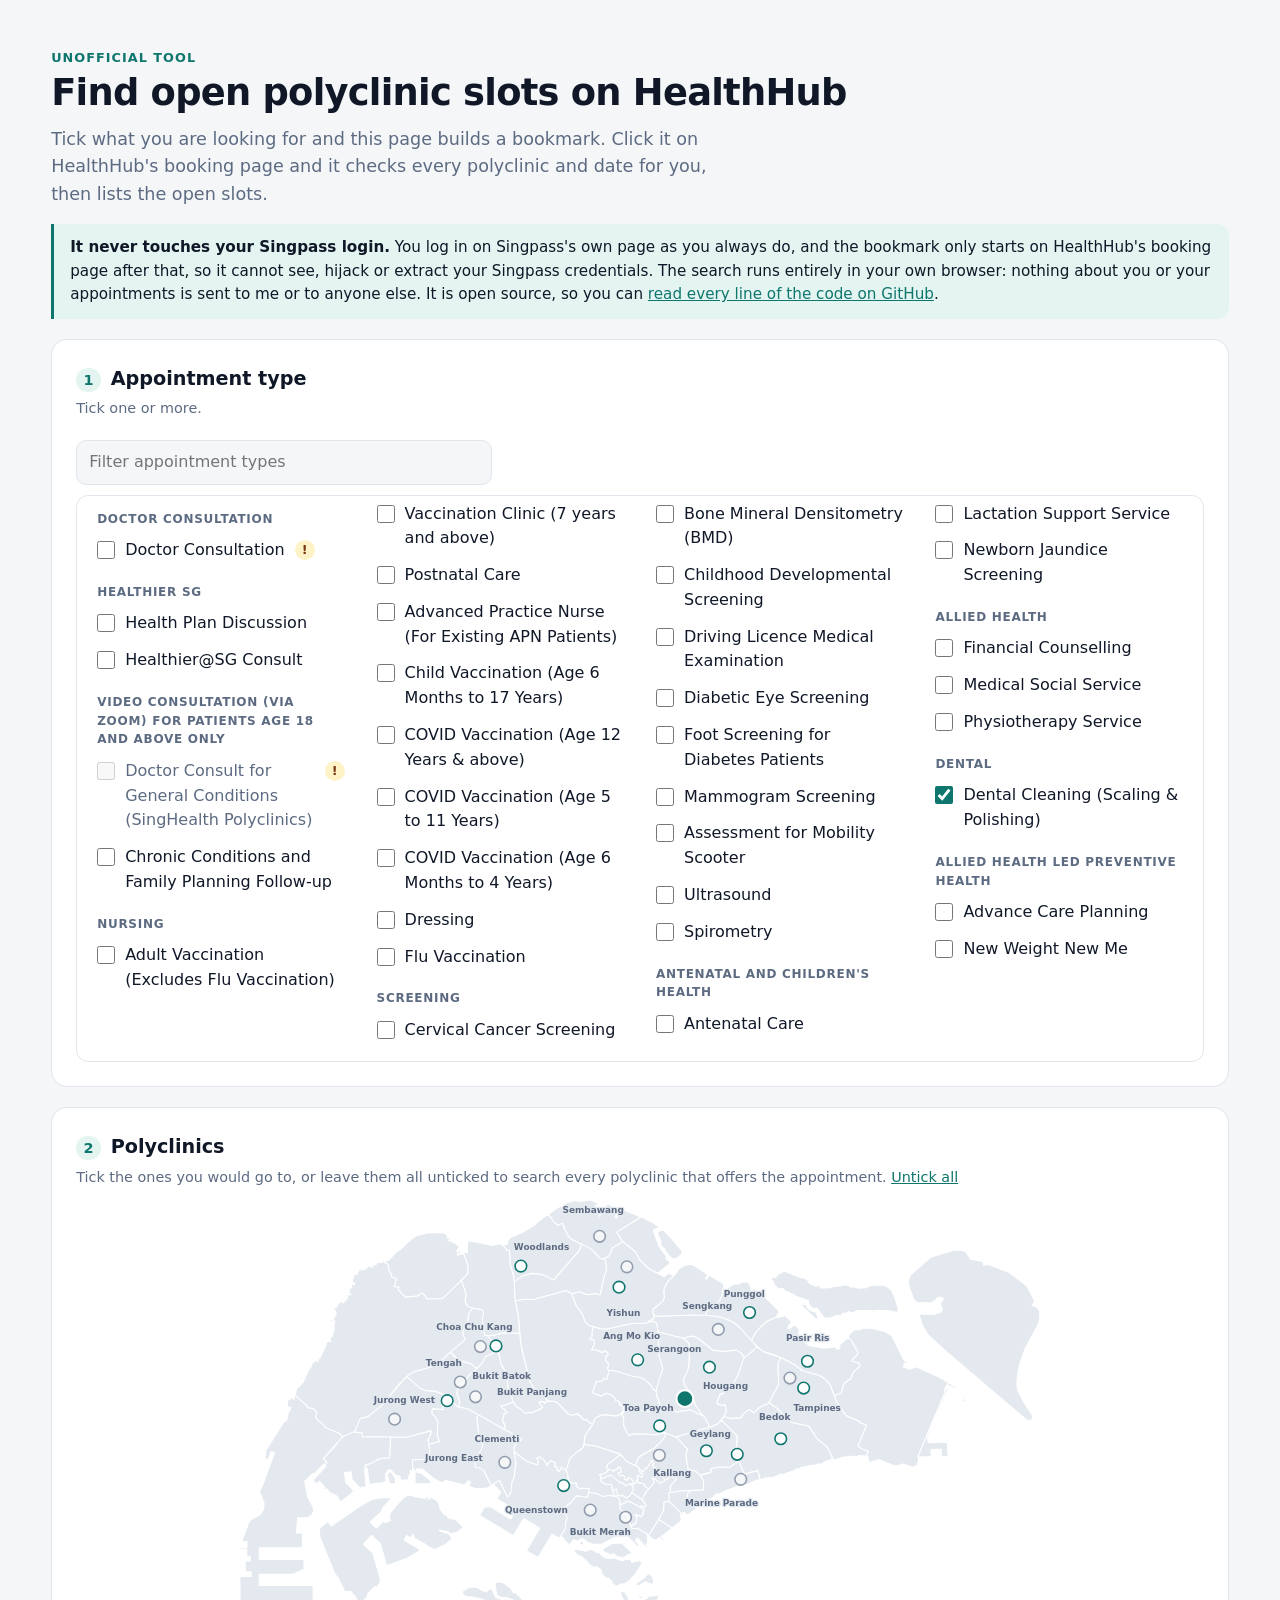
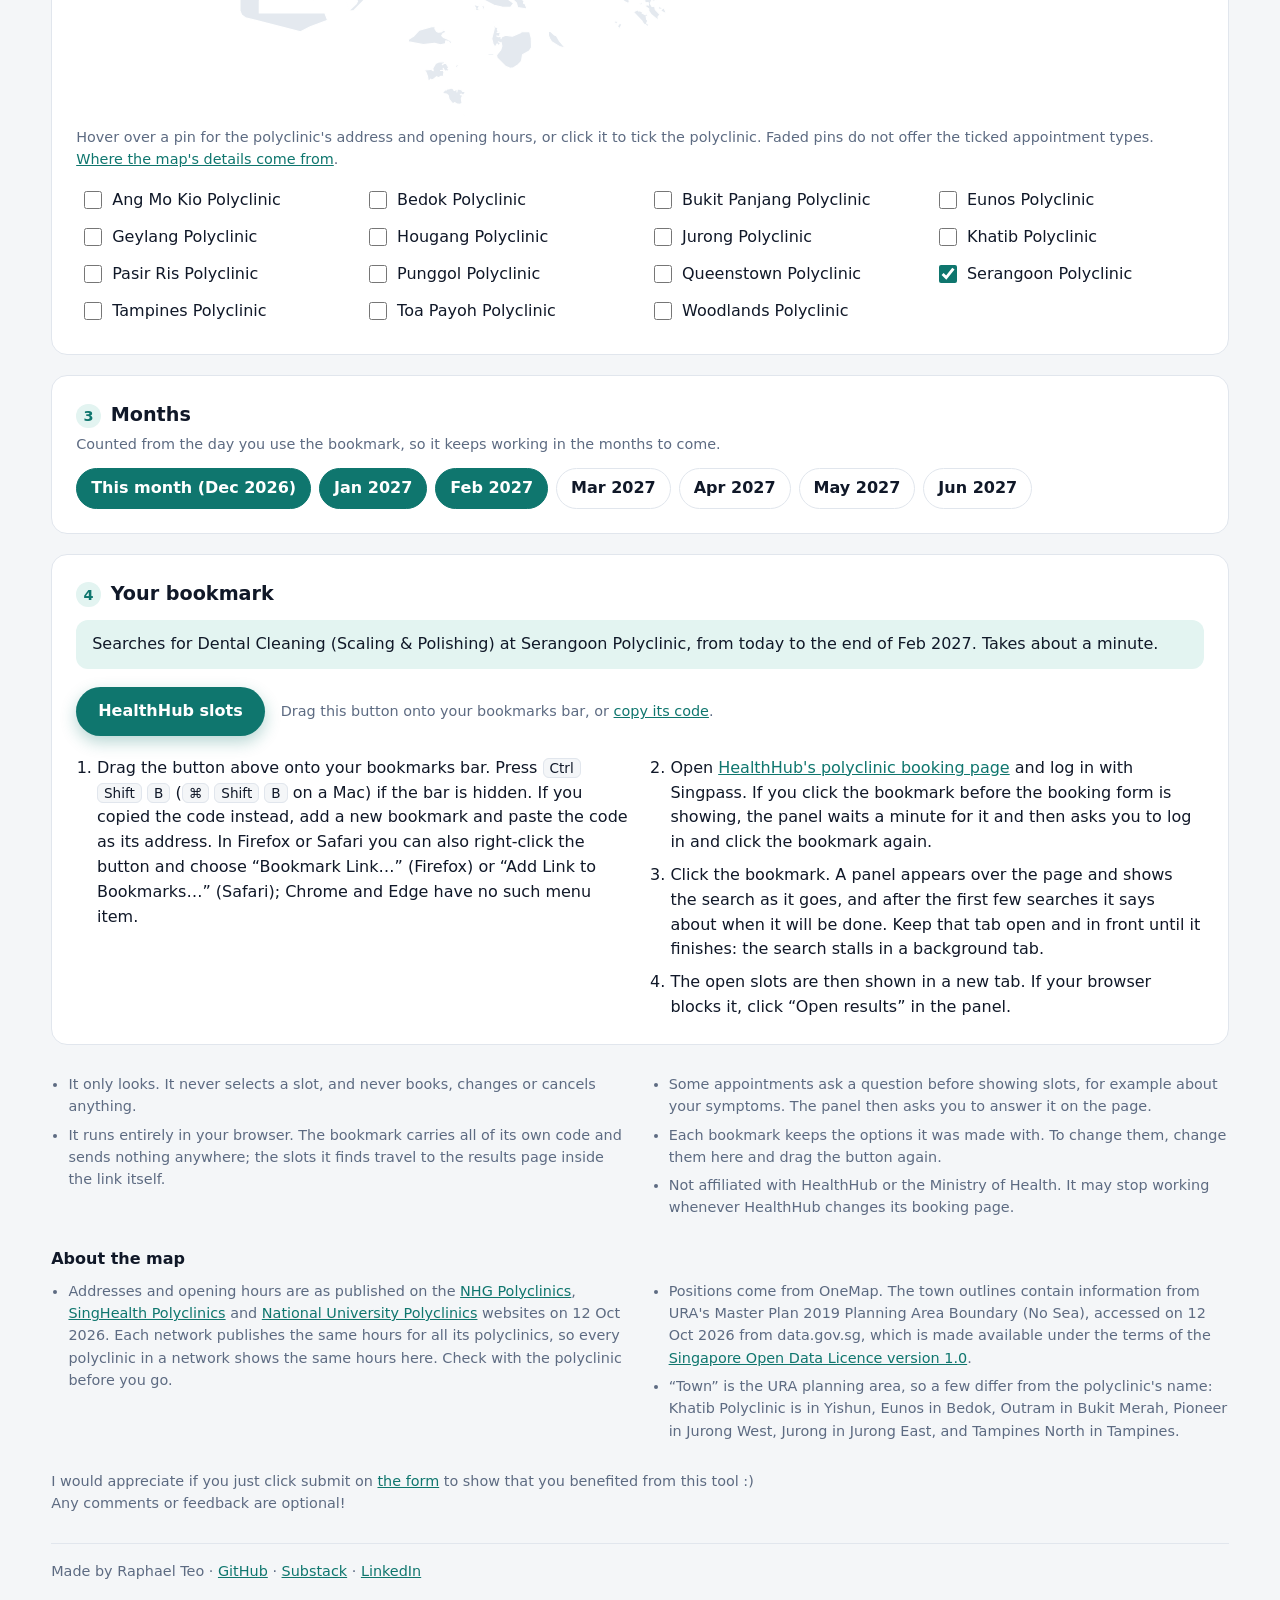
<file: docs/index.html>
<!doctype html>
<html lang="en">
<head>
  <meta charset="utf-8">
  <meta name="viewport" content="width=device-width, initial-scale=1">
  <title>HealthHub slot finder</title>
  <meta name="description" content="Builds a bookmark that lists every open polyclinic appointment slot on HealthHub for the appointment types, polyclinics and months you pick.">
  <link rel="icon" href="data:image/svg+xml,<svg xmlns='http://www.w3.org/2000/svg' viewBox='0 0 100 100'><text y='.9em' font-size='90'>🗓️</text></svg>">
  <link rel="stylesheet" href="style.css">
</head>
<body>
  <main>
    <header>
      <p class="eyebrow">Unofficial tool</p>
      <h1>Find open polyclinic slots on HealthHub</h1>
      <p class="lede">Tick what you are looking for and this page builds a bookmark. Click it on HealthHub's booking page and it checks every polyclinic and date for you, then lists the open slots.</p>
      <p class="assurance"><strong>It never touches your Singpass login.</strong> You log in on Singpass's own page as you always do, and the bookmark only starts on HealthHub's booking page after that, so it cannot see, hijack or extract your Singpass credentials. The search runs entirely in your own browser: nothing about you or your appointments is sent to me or to anyone else. It is open source, so you can <a href="https://github.com/RaphaelTeo/healthhub-appt-finder" target="_blank" rel="noopener">read every line of the code on GitHub</a>.</p>
    </header>

    <div class="steps">
      <section class="card">
        <h2>Appointment type</h2>
        <p class="hint">Tick one or more.</p>
        <input class="filter" id="type-filter" type="search" placeholder="Filter appointment types" aria-label="Filter appointment types">
        <div class="scroll" id="types"></div>
      </section>

      <section class="card">
        <h2>Polyclinics</h2>
        <p class="hint">Tick the ones you would go to, or leave them all unticked to search every polyclinic that offers the appointment.
          <button class="text-button" id="clear-locations" type="button">Untick all</button></p>
        <div class="map" id="map"></div>
        <p class="hint">Hover over a pin for the polyclinic's address and opening hours, or click it to tick the polyclinic. Faded pins do not offer the ticked appointment types. <a href="#map-notes">Where the map's details come from</a>.</p>
        <div class="grid" id="locations"></div>
      </section>

      <section class="card">
        <h2>Months</h2>
        <p class="hint">Counted from the day you use the bookmark, so it keeps working in the months to come.</p>
        <div class="chips" id="months"></div>
      </section>

      <section class="card">
        <h2>Your bookmark</h2>
        <p class="summary" id="summary" aria-live="polite"></p>
        <div class="bookmark">
          <a class="bookmarklet" id="bookmarklet">HealthHub slots</a>
          <span class="hint" id="bookmark-hint">Drag this button onto your bookmarks bar, or
            <button class="text-button" id="copy" type="button">copy its code</button>.</span>
        </div>
        <ol class="how">
          <li>Drag the button above onto your bookmarks bar. Press <kbd>Ctrl</kbd> <kbd>Shift</kbd> <kbd>B</kbd> (<kbd>⌘</kbd> <kbd>Shift</kbd> <kbd>B</kbd> on a Mac) if the bar is hidden. If you copied the code instead, add a new bookmark and paste the code as its address. In Firefox or Safari you can also right-click the button and choose “Bookmark Link…” (Firefox) or “Add Link to Bookmarks…” (Safari); Chrome and Edge have no such menu item.</li>
          <li>Open <a href="https://eservices.healthhub.sg/appointments/make-new/book-polyclinic" target="_blank" rel="noopener">HealthHub's polyclinic booking page</a> and log in with Singpass. If you click the bookmark before the booking form is showing, the panel waits a minute for it and then asks you to log in and click the bookmark again.</li>
          <li>Click the bookmark. A panel appears over the page and shows the search as it goes, and after the first few searches it says about when it will be done. Keep that tab open and in front until it finishes: the search stalls in a background tab.</li>
          <li>The open slots are then shown in a new tab. If your browser blocks it, click “Open results” in the panel.</li>
        </ol>
      </section>
    </div>

    <section class="notes">
      <ul>
        <li>It only looks. It never selects a slot, and never books, changes or cancels anything.</li>
        <li>It runs entirely in your browser. The bookmark carries all of its own code and sends nothing anywhere; the slots it finds travel to the results page inside the link itself.</li>
        <li>Some appointments ask a question before showing slots, for example about your symptoms. The panel then asks you to answer it on the page.</li>
        <li>Each bookmark keeps the options it was made with. To change them, change them here and drag the button again.</li>
        <li>Not affiliated with HealthHub or the Ministry of Health. It may stop working whenever HealthHub changes its booking page.</li>
      </ul>
    </section>

    <section class="notes" id="map-notes">
      <h2>About the map</h2>
      <ul>
        <li>Addresses and opening hours are as published on the <a href="https://www.nhghealth.com.sg/" target="_blank" rel="noopener">NHG Polyclinics</a>, <a href="https://polyclinic.singhealth.com.sg/our-polyclinics" target="_blank" rel="noopener">SingHealth Polyclinics</a> and <a href="https://www.nup.com.sg/our-clinics" target="_blank" rel="noopener">National University Polyclinics</a> websites on 12 Oct 2026. Each network publishes the same hours for all its polyclinics, so every polyclinic in a network shows the same hours here. Check with the polyclinic before you go.</li>
        <li>Positions come from OneMap. The town outlines contain information from URA's Master Plan 2019 Planning Area Boundary (No Sea), accessed on 12 Oct 2026 from data.gov.sg, which is made available under the terms of the <a href="https://data.gov.sg/open-data-licence" target="_blank" rel="noopener">Singapore Open Data Licence version 1.0</a>.</li>
        <li>“Town” is the URA planning area, so a few differ from the polyclinic's name: Khatib Polyclinic is in Yishun, Eunos in Bedok, Outram in Bukit Merah, Pioneer in Jurong West, Jurong in Jurong East, and Tampines North in Tampines.</li>
      </ul>
    </section>

    <p class="notes">I would appreciate if you just click submit on <a href="https://forms.gle/4JW96S9wJqR1uezdA" target="_blank" rel="noopener">the form</a> to show that you benefited from this tool :)<br>
      Any comments or feedback are optional!</p>

    <footer>
      Made by Raphael Teo ·
      <a href="https://github.com/RaphaelTeo" target="_blank" rel="noopener">GitHub</a> ·
      <a href="https://raphaelteo.substack.com/" target="_blank" rel="noopener">Substack</a> ·
      <a href="https://www.linkedin.com/in/raphaelteo/" target="_blank" rel="noopener">LinkedIn</a>
    </footer>
  </main>

  <script src="options.js"></script>
  <script src="polyclinics.js"></script>
  <script src="sgmap.js"></script>
  <script src="finder.js"></script>
  <script src="app.js"></script>
</body>
</html>
</file>
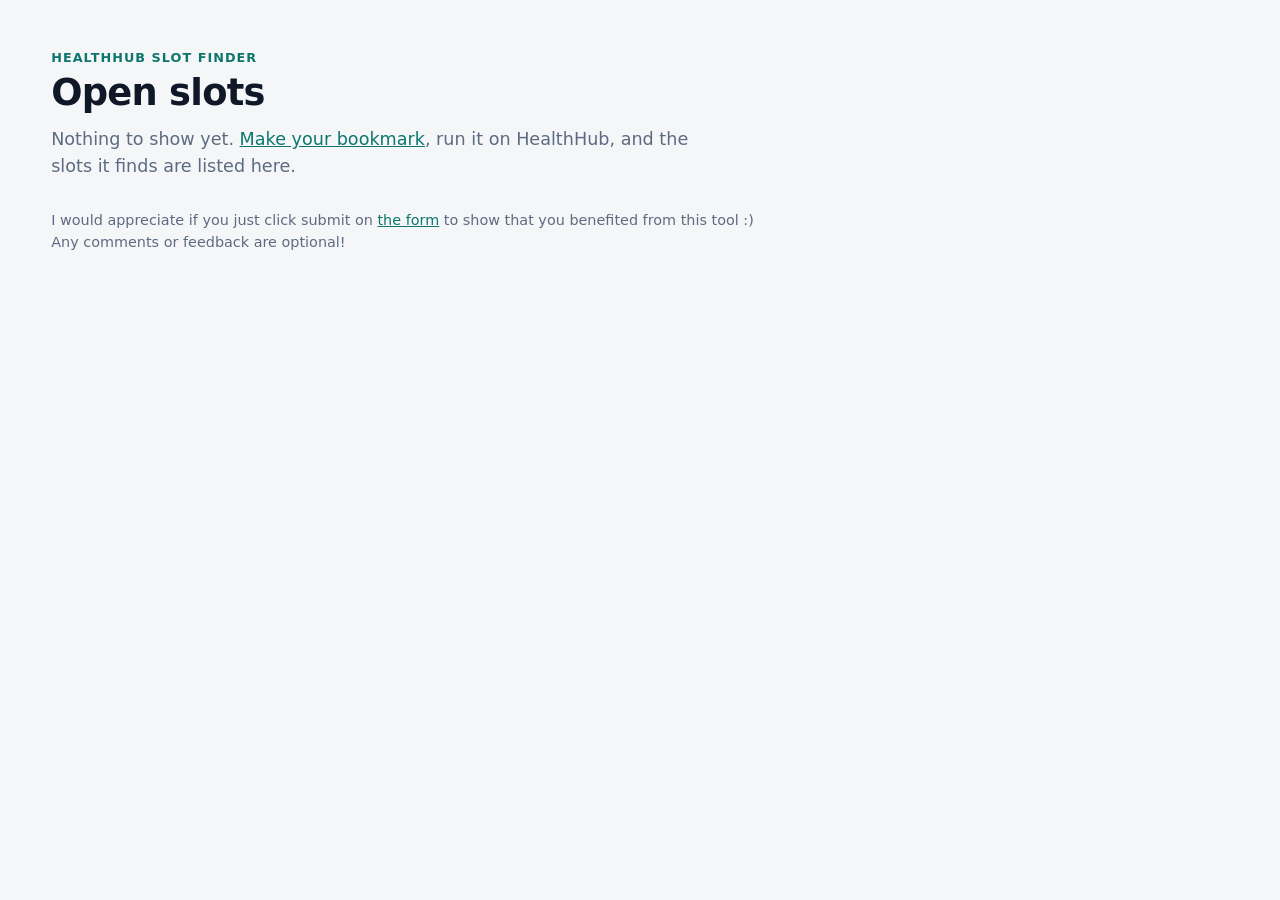
<file: docs/results.html>
<!doctype html>
<html lang="en">
<head>
  <meta charset="utf-8">
  <meta name="viewport" content="width=device-width, initial-scale=1">
  <meta name="robots" content="noindex">
  <title>Open slots · HealthHub slot finder</title>
  <link rel="icon" href="data:image/svg+xml,<svg xmlns='http://www.w3.org/2000/svg' viewBox='0 0 100 100'><text y='.9em' font-size='90'>🗓️</text></svg>">
  <link rel="stylesheet" href="style.css">
</head>
<body>
  <main>
    <header>
      <p class="eyebrow"><a href="./">HealthHub slot finder</a></p>
      <h1>Open slots</h1>
      <p class="lede" id="searched"></p>
    </header>
    <div id="results"></div>
    <p class="notes">I would appreciate if you just click submit on <a href="https://forms.gle/4JW96S9wJqR1uezdA" target="_blank" rel="noopener">the form</a> to show that you benefited from this tool :)<br>
      Any comments or feedback are optional!</p>
  </main>

  <script src="results.js"></script>
</body>
</html>
</file>
<file: docs/style.css>
:root {
  color-scheme: light dark;
  --bg: #f4f6f8;
  --surface: #fff;
  --text: #101828;
  --muted: #5d6b82;
  --line: #e1e6ed;
  --accent: #0f766e;
  --accent-soft: #e3f4f1;
  --land: #e4e9ef;
  --on-accent: #fff;
  --warn-bg: #fef3c7;
  --warn-text: #78350f;
}

@media (prefers-color-scheme: dark) {
  :root {
    --bg: #0d1117;
    --surface: #161b22;
    --text: #e6edf3;
    --muted: #9aa7b8;
    --line: #2b3440;
    --accent: #2dd4bf;
    --accent-soft: #11312e;
    --land: #252d38;
    --on-accent: #062a26;
    --warn-bg: #3b2f0b;
    --warn-text: #fde68a;
  }
}

* {
  box-sizing: border-box;
}

/* Text grows a little on large monitors, and everything sized in rem with it. */
html {
  font-size: clamp(100%, 0.875rem + 0.14vw, 112.5%);
}

[hidden] {
  display: none !important;
}

body {
  margin: 0;
  background: var(--bg);
  color: var(--text);
  font: 1rem/1.55 system-ui, -apple-system, "Segoe UI", Roboto, sans-serif;
}

main {
  max-width: 780px;
  margin: 0 auto;
  padding: 48px 20px 64px;
}

a {
  color: var(--accent);
}

h1 {
  margin: 4px 0 12px;
  font-size: clamp(1.7rem, 5vw, 2.3rem);
  line-height: 1.15;
  letter-spacing: -0.02em;
}

h2 {
  margin: 0 0 4px;
  font-size: 1.2rem;
}

h3 {
  margin: 0;
  font-size: 1rem;
}

p {
  margin: 0 0 12px;
}

.eyebrow {
  margin: 0;
  color: var(--accent);
  font-size: 0.8rem;
  font-weight: 700;
  letter-spacing: 0.08em;
  text-transform: uppercase;
}

.eyebrow a {
  text-decoration: none;
}

.lede {
  max-width: 60ch;
  color: var(--muted);
  font-size: 1.1rem;
}

.assurance {
  max-width: 60ch;
  margin-top: 16px;
  padding: 12px 16px;
  border-left: 3px solid var(--accent);
  border-radius: 0 12px 12px 0;
  background: var(--accent-soft);
  font-size: 0.95rem;
}

.hint {
  color: var(--muted);
  font-size: 0.9rem;
}

.card {
  margin-top: 20px;
  padding: 24px;
  border: 1px solid var(--line);
  border-radius: 16px;
  background: var(--surface);
}

.notice {
  margin-top: 20px;
  padding: 12px 16px;
  border-radius: 12px;
  background: var(--warn-bg);
  color: var(--warn-text);
  font-weight: 600;
}

/* --- generator ------------------------------------------------------------ */

.steps {
  counter-reset: step;
}

.steps > .card > h2::before {
  counter-increment: step;
  content: counter(step);
  display: inline-grid;
  place-items: center;
  width: 1.7em;
  height: 1.7em;
  margin-right: 10px;
  border-radius: 50%;
  background: var(--accent-soft);
  color: var(--accent);
  font-size: 0.9rem;
}

.filter {
  width: 100%;
  margin: 8px 0 10px;
  padding: 9px 12px;
  border: 1px solid var(--line);
  border-radius: 10px;
  background: var(--bg);
  color: inherit;
  font: inherit;
}

.scroll {
  max-height: 340px;
  overflow-y: auto;
  padding: 0 8px 8px;
  border: 1px solid var(--line);
  border-radius: 12px;
}

.group h3 {
  margin: 14px 8px 4px;
  color: var(--muted);
  font-size: 0.75rem;
  letter-spacing: 0.06em;
  text-transform: uppercase;
}

.grid {
  display: grid;
  grid-template-columns: repeat(auto-fill, minmax(220px, 1fr));
  gap: 0 12px;
  margin-top: 8px;
}

.option {
  position: relative;
  display: flex;
  gap: 10px;
  align-items: flex-start;
  padding: 6px 8px;
  border-radius: 8px;
  cursor: pointer;
}

.option:hover {
  background: var(--accent-soft);
}

.option:has(input:disabled) {
  color: var(--muted);
  cursor: default;
}

/* The "!" beside an option; its label doubles as the tooltip. */
.info {
  flex: none;
  width: 20px;
  height: 20px;
  margin-top: 2px;
  padding: 0;
  border: 0;
  border-radius: 50%;
  background: var(--warn-bg);
  color: var(--warn-text);
  font: inherit;
  font-size: 0.8rem;
  font-weight: 700;
  line-height: 20px;
  cursor: help;
}

.info::after {
  content: attr(aria-label);
  position: absolute;
  top: 100%;
  right: 8px;
  left: 36px;
  z-index: 1;
  display: none;
  padding: 8px 12px;
  border-radius: 8px;
  background: var(--text);
  color: var(--surface);
  font-size: 0.85rem;
  font-weight: 400;
  line-height: 1.4;
  text-align: left;
}

.info:hover::after,
.info:focus::after {
  display: block;
}

.option input {
  flex: none;
  width: 18px;
  height: 18px;
  margin: 3px 0 0;
  accent-color: var(--accent);
}

.map {
  position: relative;
  margin: 12px 0 8px;
}

.map svg {
  display: block;
  width: 100%;
  height: auto;
}

.towns path {
  fill: var(--land);
  stroke: var(--surface);
  stroke-linejoin: round;
}

.towns path.current {
  fill: color-mix(in srgb, var(--accent) 30%, var(--land));
}

.town-names text {
  fill: var(--muted);
  font-size: 8.5px;
  font-weight: 600;
  text-anchor: middle;
  paint-order: stroke;
  stroke: var(--land);
  stroke-width: 2.5px;
  pointer-events: none;
}

.pin {
  r: 5.5px;
  fill: var(--surface);
  stroke: var(--muted);
  stroke-width: 1.5;
  opacity: 0.6;
  outline: none;
}

.pin.offered {
  stroke: var(--accent);
  opacity: 1;
  cursor: pointer;
}

.pin.ticked {
  r: 8px;
  fill: var(--accent);
  stroke: var(--surface);
  stroke-width: 2;
}

.pin:hover,
.pin:focus-visible {
  stroke: var(--text);
  stroke-width: 2.5;
}

.map-details {
  --shift-x: -50%;
  --shift-y: calc(-100% - 14px);
  position: absolute;
  top: var(--pin-y);
  left: var(--pin-x);
  z-index: 2;
  display: grid;
  gap: 2px;
  width: max-content;
  max-width: min(300px, 78vw);
  padding: 10px 12px;
  border-radius: 10px;
  background: var(--text);
  color: var(--surface);
  font-size: 0.82rem;
  line-height: 1.35;
  pointer-events: none;
  transform: translate(var(--shift-x), var(--shift-y));
}

.map-details.opens-right {
  --shift-x: -16px;
}

.map-details.opens-left {
  --shift-x: calc(-100% + 16px);
}

.map-details.opens-down {
  --shift-y: 14px;
}

.map-details strong {
  font-size: 0.9rem;
}

.chips {
  display: flex;
  flex-wrap: wrap;
  gap: 8px;
  margin-top: 12px;
}

.chip {
  padding: 7px 14px;
  border: 1px solid var(--line);
  border-radius: 999px;
  font-weight: 600;
  cursor: pointer;
}

.chip input {
  position: absolute;
  opacity: 0;
}

.chip:has(input:checked) {
  border-color: var(--accent);
  background: var(--accent);
  color: var(--on-accent);
}

.chip:has(input:focus-visible) {
  outline: 2px solid var(--accent);
  outline-offset: 2px;
}

.text-button {
  padding: 0;
  border: 0;
  background: none;
  color: var(--accent);
  font: inherit;
  font-size: 0.9rem;
  text-decoration: underline;
  cursor: pointer;
}

.summary {
  margin: 12px 0 18px;
  padding: 12px 16px;
  border-radius: 12px;
  background: var(--accent-soft);
}

.bookmark {
  display: flex;
  flex-wrap: wrap;
  gap: 12px 16px;
  align-items: center;
}

.bookmarklet {
  padding: 12px 22px;
  border-radius: 999px;
  background: var(--accent);
  color: var(--on-accent);
  font-weight: 700;
  text-decoration: none;
  cursor: grab;
  box-shadow: 0 6px 16px rgb(15 118 110 / 30%);
}

.bookmarklet:not([href]) {
  background: var(--line);
  color: var(--muted);
  box-shadow: none;
  cursor: not-allowed;
}

.how {
  margin: 20px 0 0;
  padding-left: 1.3em;
}

.how li {
  margin-bottom: 8px;
}

kbd {
  padding: 1px 6px;
  border: 1px solid var(--line);
  border-radius: 6px;
  background: var(--bg);
  font: inherit;
  font-size: 0.85em;
}

.notes {
  margin-top: 28px;
  color: var(--muted);
  font-size: 0.9rem;
}

.notes h2 {
  margin-bottom: 8px;
  color: var(--text);
  font-size: 1rem;
}

.notes ul {
  margin: 0;
  padding-left: 1.2em;
  columns: 2 26rem;
  column-gap: 40px;
}

.notes li {
  margin-bottom: 6px;
  break-inside: avoid;
}

footer {
  margin-top: 28px;
  padding-top: 16px;
  border-top: 1px solid var(--line);
  color: var(--muted);
  font-size: 0.9rem;
}

/* --- results -------------------------------------------------------------- */

/* Polyclinics sit side by side where the window has room for them. */
.clinics {
  display: grid;
  grid-template-columns: repeat(auto-fit, minmax(min(100%, 30rem), 1fr));
  column-gap: 32px;
}

.clinic {
  margin-top: 20px;
  padding-top: 16px;
  border-top: 1px solid var(--line);
}

.clinic h3 span {
  margin-left: 8px;
  color: var(--muted);
  font-size: 0.85rem;
  font-weight: 400;
}

.day {
  display: grid;
  grid-template-columns: 9.5em 1fr;
  gap: 4px 12px;
  margin-top: 10px;
}

.day time {
  padding-top: 3px;
  font-weight: 600;
}

.times {
  display: flex;
  flex-wrap: wrap;
  gap: 6px;
}

.times span {
  padding: 3px 10px;
  border-radius: 999px;
  background: var(--accent-soft);
  color: var(--accent);
  font-size: 0.9rem;
  font-weight: 600;
  white-space: nowrap;
}

.rest {
  margin: 16px 0 0;
  color: var(--muted);
  font-size: 0.9rem;
}

@media (max-width: 520px) {
  .town-names {
    display: none;
  }

  .map-details[class] {
    --shift-x: -50%;
    left: 50%;
  }

  .pin {
    r: 8px;
  }

  .pin.ticked {
    r: 12px;
  }

  .card {
    padding: 18px;
  }

  .day {
    grid-template-columns: 1fr;
  }
}

/* --- wide windows --------------------------------------------------------- */

/* The page stays one column of cards, which widen with the window; what is
   inside each card spreads sideways so the cards do not just grow taller. */
@media (min-width: 960px) {
  main {
    max-width: 84rem;
    padding-inline: clamp(24px, 4vw, 64px);
  }

  .assurance {
    max-width: none;
  }

  .filter {
    max-width: 26rem;
  }

  /* Every appointment type on show, in as many columns as fit. */
  .scroll {
    max-height: none;
    padding: 0 12px 12px;
    columns: 15rem;
    column-gap: 16px;
  }

  /* Padding, unlike the heading's margin, survives at the top of a column. */
  .group {
    padding-top: 14px;
  }

  .group h3 {
    margin-top: 0;
    break-after: avoid;
  }

  .option {
    break-inside: avoid;
  }

  .map {
    max-width: 50rem;
    margin-inline: auto;
  }

  .how {
    columns: 2;
    column-gap: 40px;
  }

  .how li {
    break-inside: avoid;
  }
}
</file>
